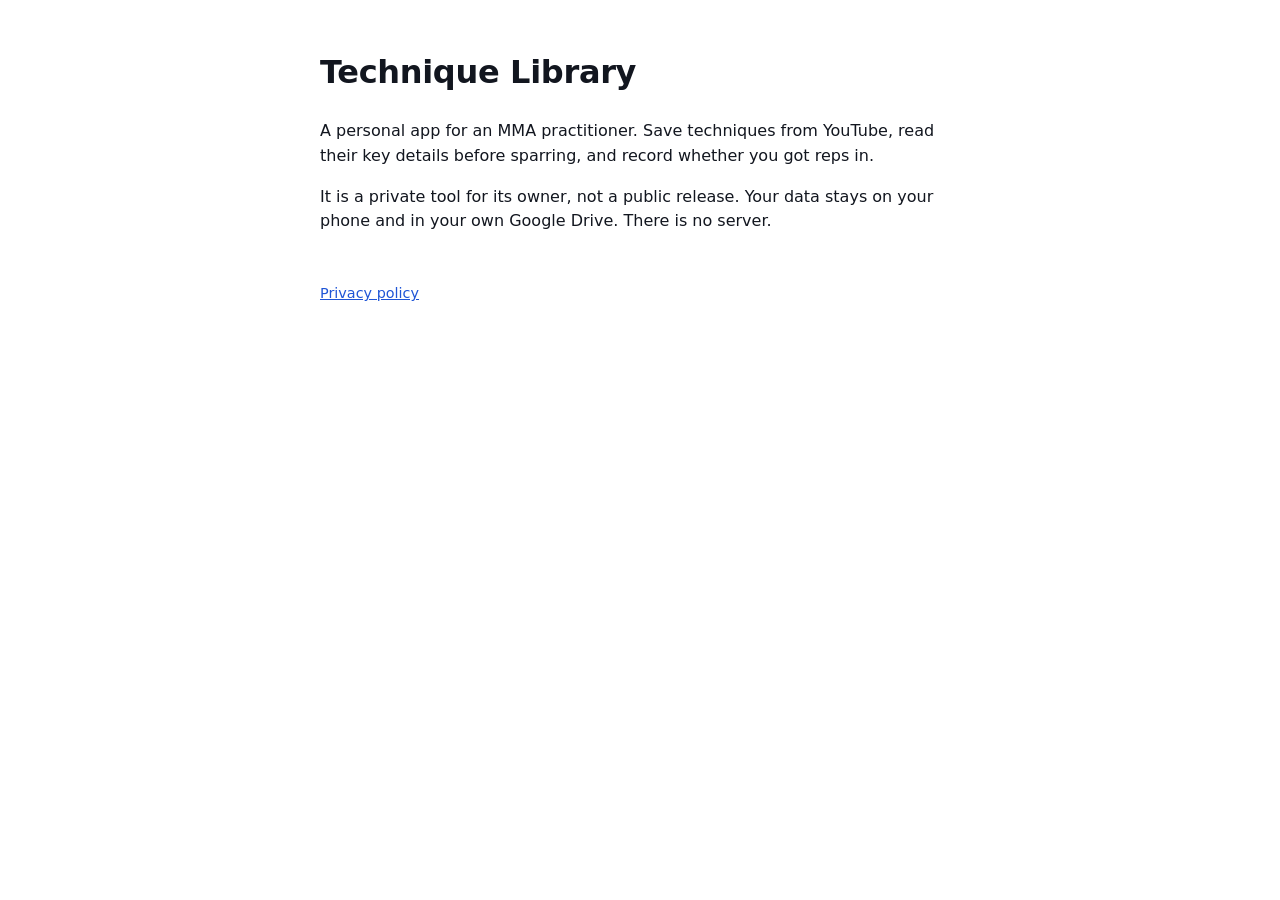
<file: index.html>
<!doctype html>
<html lang="en">
<head>
  <meta charset="utf-8">
  <meta name="viewport" content="width=device-width, initial-scale=1">
  <title>Technique Library</title>
  <link rel="stylesheet" href="style.css">
</head>
<body>
  <h1>Technique Library</h1>
  <p>A personal app for an MMA practitioner. Save techniques from YouTube, read their key details before sparring, and record whether you got reps in.</p>
  <p>It is a private tool for its owner, not a public release. Your data stays on your phone and in your own Google Drive. There is no server.</p>
  <footer><a href="privacy.html">Privacy policy</a></footer>
</body>
</html>
</file>
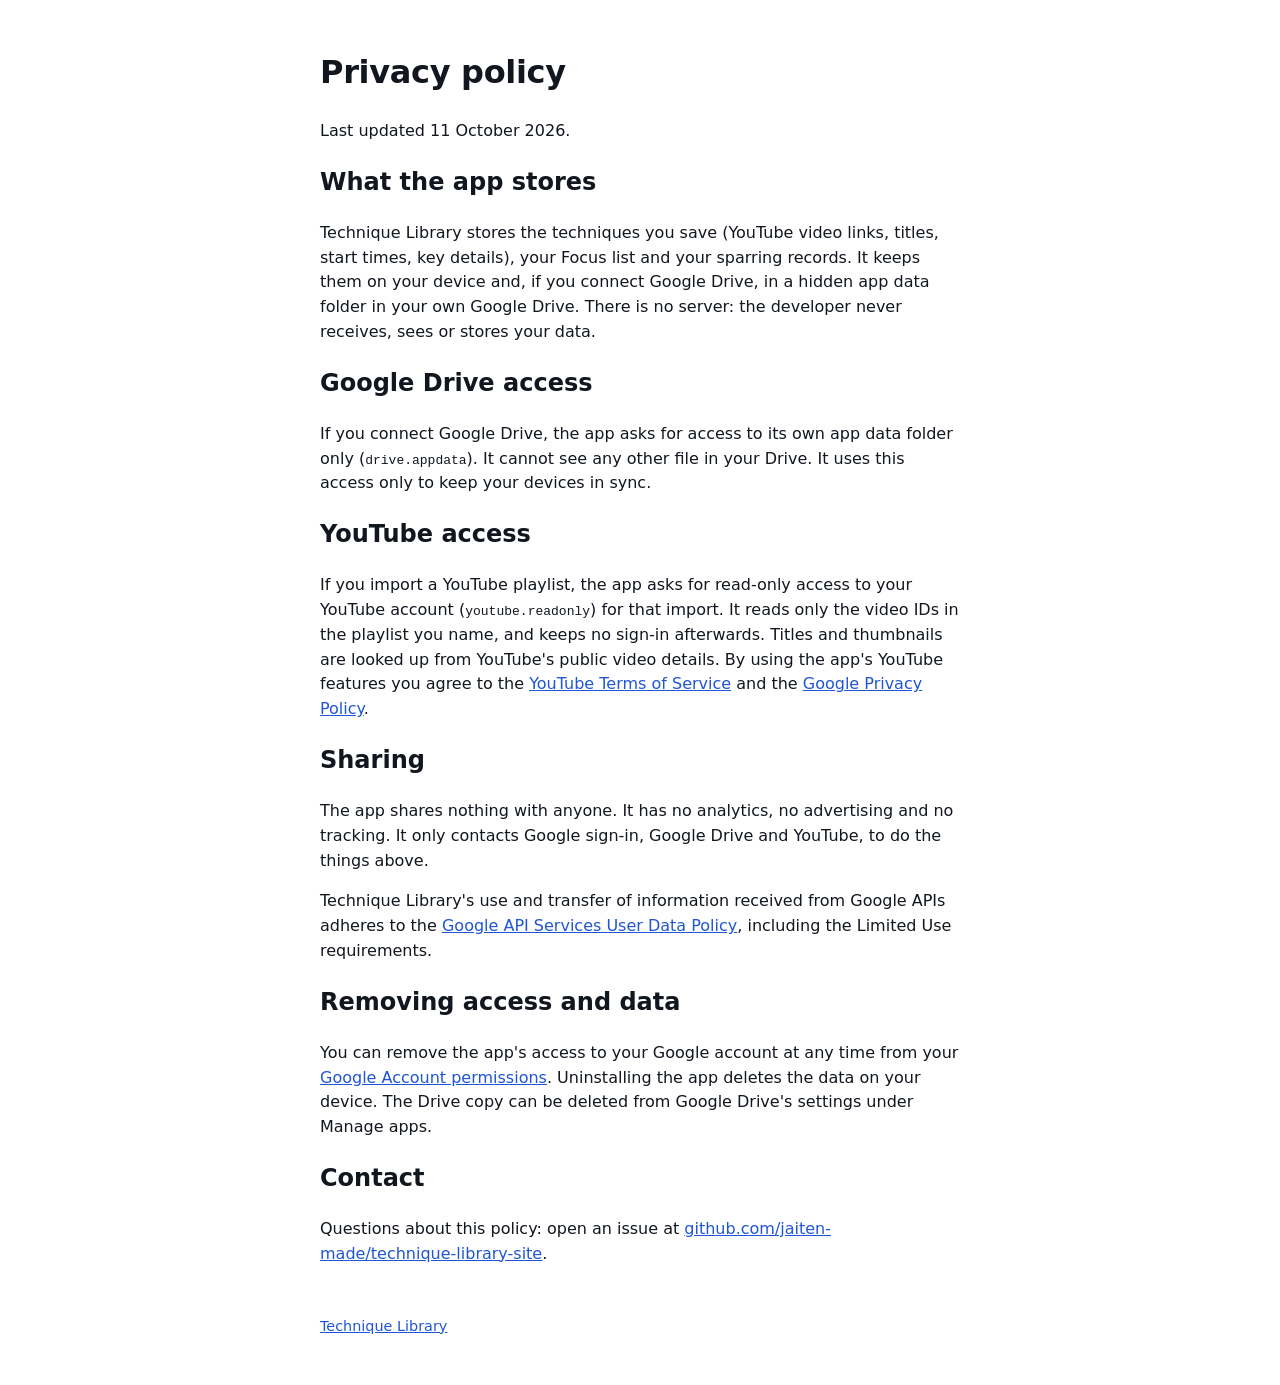
<file: privacy.html>
<!doctype html>
<html lang="en">
<head>
  <meta charset="utf-8">
  <meta name="viewport" content="width=device-width, initial-scale=1">
  <title>Privacy policy: Technique Library</title>
  <link rel="stylesheet" href="style.css">
</head>
<body>
  <h1>Privacy policy</h1>
  <p>Last updated 11 October 2026.</p>

  <h2>What the app stores</h2>
  <p>Technique Library stores the techniques you save (YouTube video links, titles, start times, key details), your Focus list and your sparring records. It keeps them on your device and, if you connect Google Drive, in a hidden app data folder in your own Google Drive. There is no server: the developer never receives, sees or stores your data.</p>

  <h2>Google Drive access</h2>
  <p>If you connect Google Drive, the app asks for access to its own app data folder only (<code>drive.appdata</code>). It cannot see any other file in your Drive. It uses this access only to keep your devices in sync.</p>

  <h2>YouTube access</h2>
  <p>If you import a YouTube playlist, the app asks for read-only access to your YouTube account (<code>youtube.readonly</code>) for that import. It reads only the video IDs in the playlist you name, and keeps no sign-in afterwards. Titles and thumbnails are looked up from YouTube's public video details. By using the app's YouTube features you agree to the <a href="https://www.youtube.com/t/terms">YouTube Terms of Service</a> and the <a href="https://policies.google.com/privacy">Google Privacy Policy</a>.</p>

  <h2>Sharing</h2>
  <p>The app shares nothing with anyone. It has no analytics, no advertising and no tracking. It only contacts Google sign-in, Google Drive and YouTube, to do the things above.</p>
  <p>Technique Library's use and transfer of information received from Google APIs adheres to the <a href="https://developers.google.com/terms/api-services-user-data-policy">Google API Services User Data Policy</a>, including the Limited Use requirements.</p>

  <h2>Removing access and data</h2>
  <p>You can remove the app's access to your Google account at any time from your <a href="https://myaccount.google.com/permissions">Google Account permissions</a>. Uninstalling the app deletes the data on your device. The Drive copy can be deleted from Google Drive's settings under Manage apps.</p>

  <h2>Contact</h2>
  <p>Questions about this policy: open an issue at <a href="https://github.com/jaiten-made/technique-library-site/issues">github.com/jaiten-made/technique-library-site</a>.</p>

  <footer><a href="index.html">Technique Library</a></footer>
</body>
</html>
</file>
<file: style.css>
body { font-family: system-ui, sans-serif; max-width: 40rem; margin: 3rem auto; padding: 0 1.25rem; line-height: 1.55; color: #12161f; }
h1 { font-weight: 800; letter-spacing: -0.01em; }
a { color: #1f55d6; }
footer { margin-top: 3rem; font-size: 0.9rem; color: #555; }
</file>
